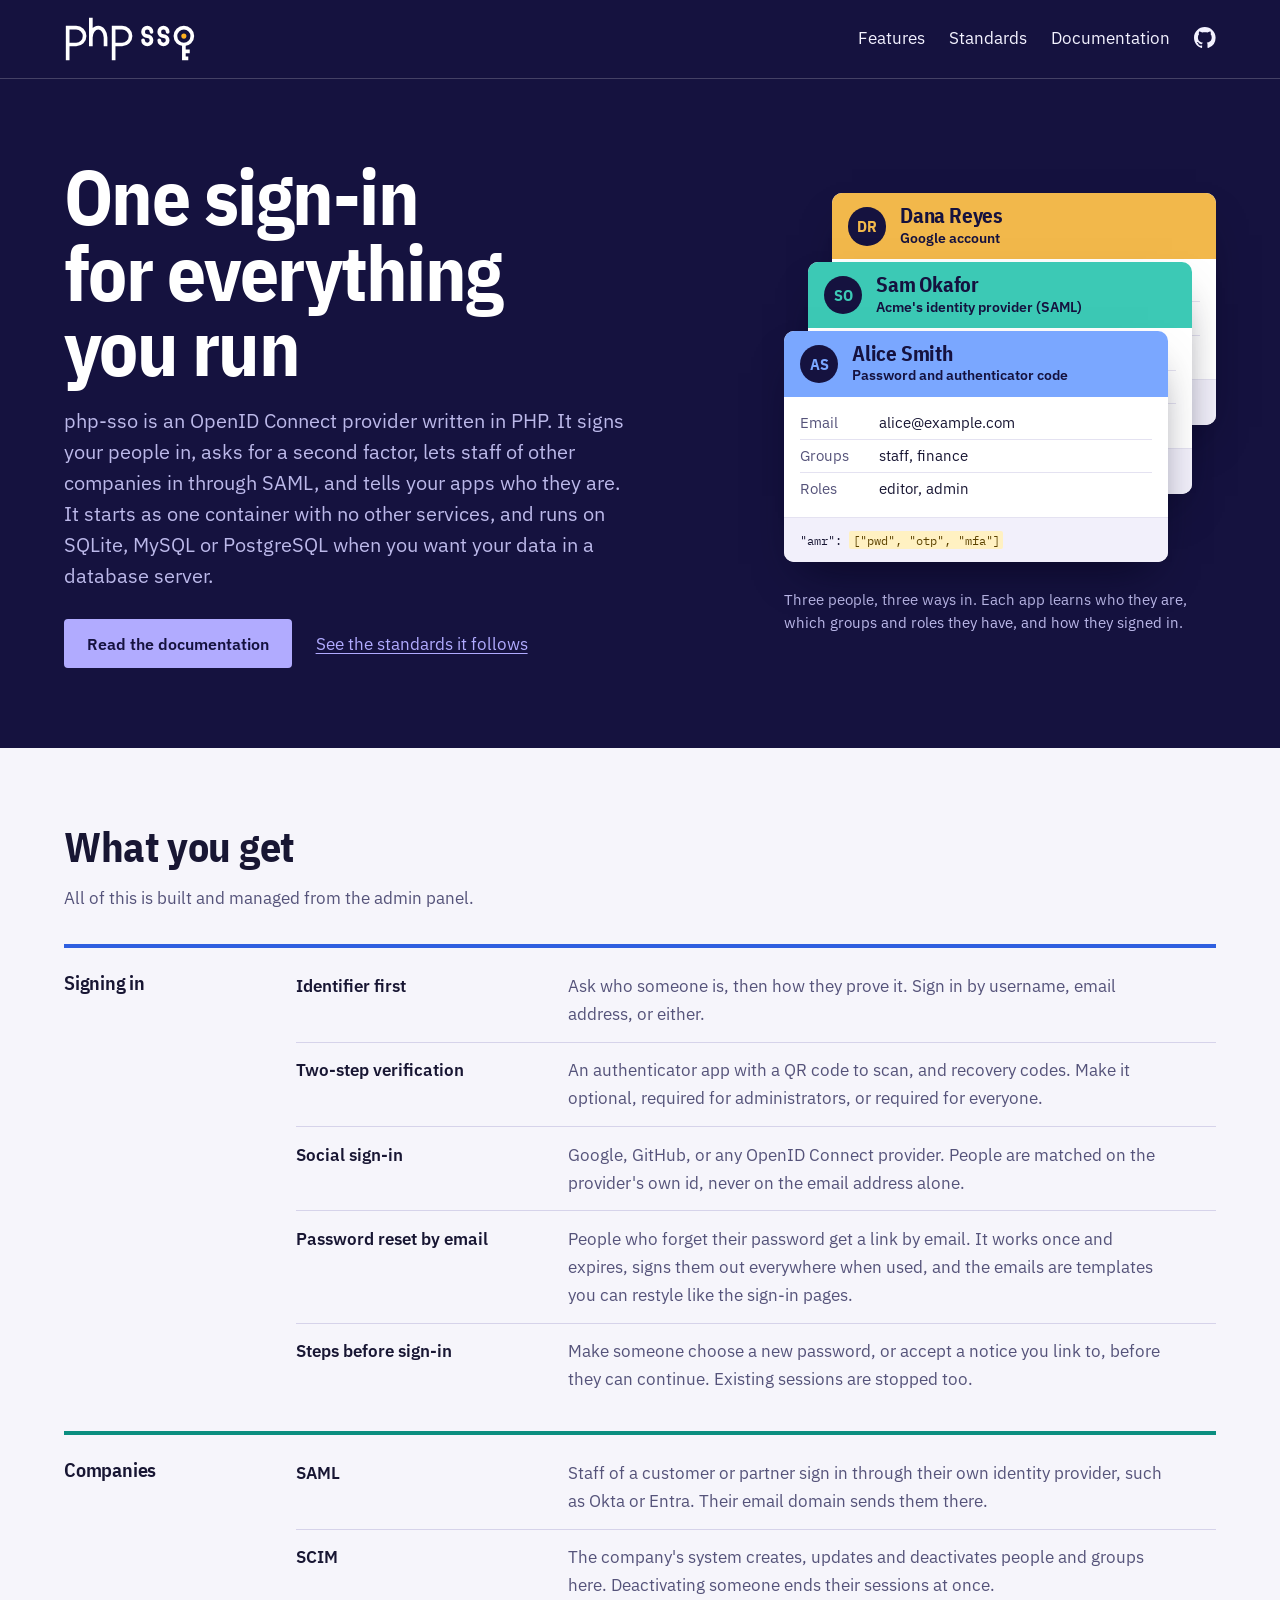
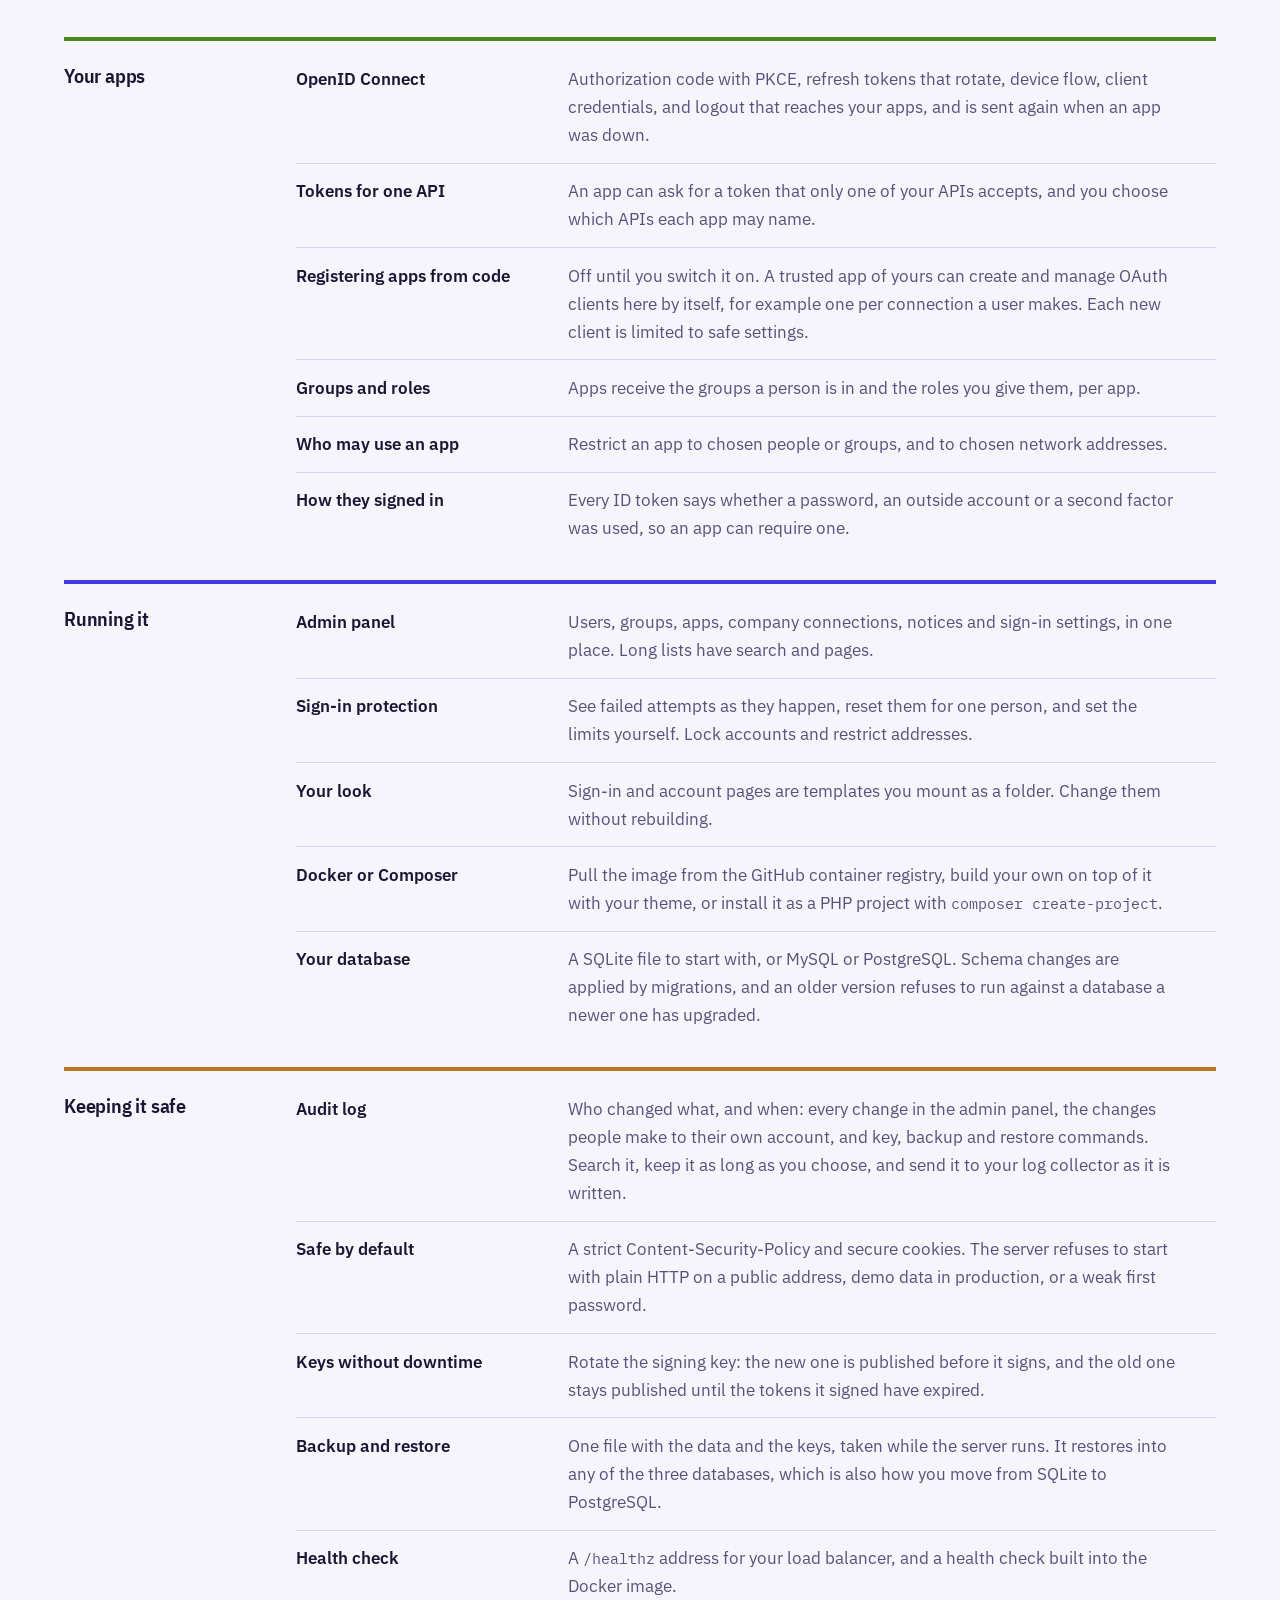
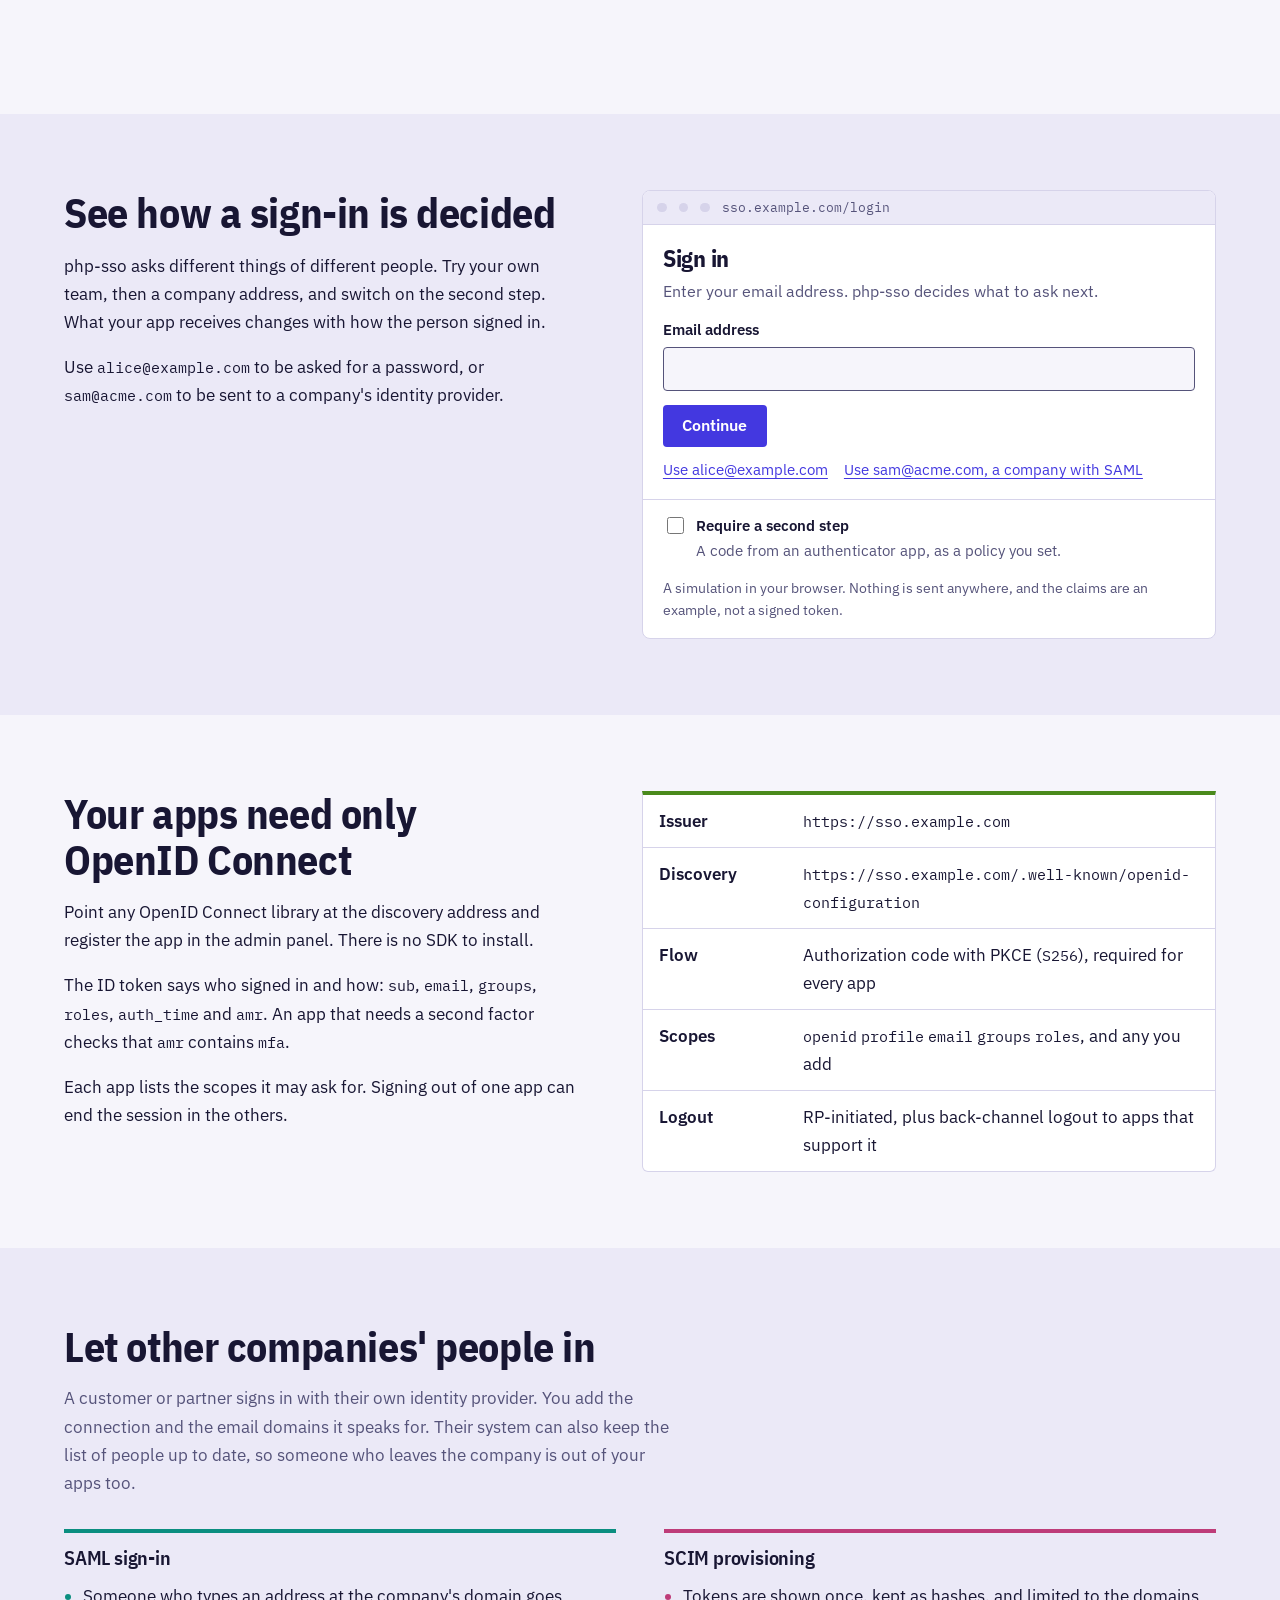
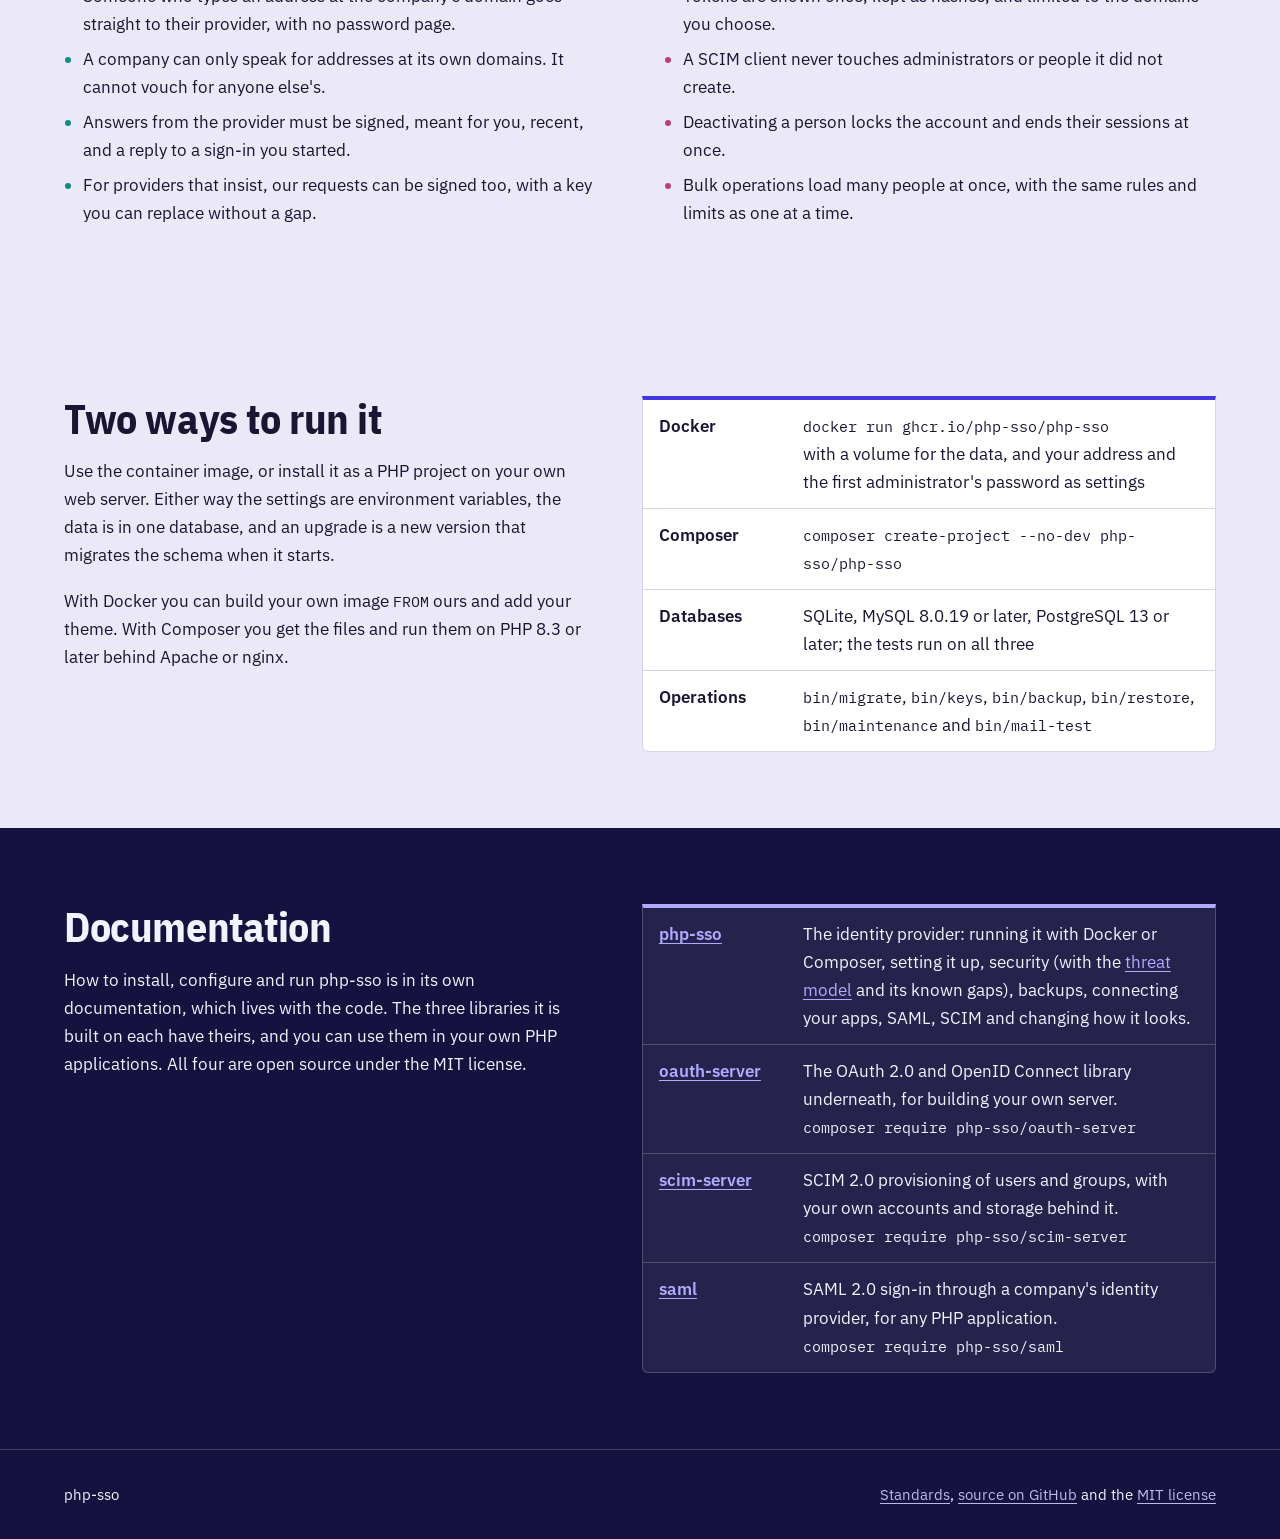
<file: index.html>
<!doctype html>
<html lang="en">
<head>
  <meta charset="utf-8">
  <meta name="viewport" content="width=device-width, initial-scale=1">
  <title>php-sso: single sign-on you run yourself</title>
  <meta name="description" content="php-sso is an OpenID Connect provider written in PHP, with two-step verification, SAML for company logins, SCIM provisioning and an admin panel. One container to start with, on SQLite, MySQL or PostgreSQL.">
  <link rel="canonical" href="https://php-sso.github.io/">
  <link rel="icon" href="favicon.ico" sizes="48x48">
  <link rel="apple-touch-icon" href="assets/apple-touch-icon.png">
  <link rel="manifest" href="assets/site.webmanifest">
  <link rel="icon" href="assets/favicon.svg" type="image/svg+xml">
  <meta name="theme-color" content="#15123f" media="(prefers-color-scheme: light)">
  <meta name="theme-color" content="#1a1752" media="(prefers-color-scheme: dark)">
  <meta property="og:type" content="website">
  <meta property="og:title" content="php-sso: single sign-on you run yourself">
  <meta property="og:description" content="An OpenID Connect provider written in PHP. Two-step verification, SAML, SCIM and an admin panel. One container to start with; SQLite, MySQL or PostgreSQL.">
  <meta property="og:url" content="https://php-sso.github.io/">
  <meta property="og:image" content="https://php-sso.github.io/assets/og-image.png">
  <meta property="og:image:width" content="1200">
  <meta property="og:image:height" content="630">
  <meta property="og:image:alt" content="php-sso: one sign-in for everything you run">
  <meta name="twitter:card" content="summary_large_image">
  <link rel="preload" href="assets/fonts/ibm-plex-sans-condensed-latin-700-normal.woff2" as="font" type="font/woff2" crossorigin>
  <link rel="preload" href="assets/fonts/ibm-plex-sans-latin-400-normal.woff2" as="font" type="font/woff2" crossorigin>
  <link rel="stylesheet" href="assets/site.css">
  <script src="assets/site.js" defer></script>
</head>
<body>
  <a class="skip" href="#main">Skip to the content</a>

  <header class="top on-night">
    <div class="wrap">
      <a class="brand" href="./"><img src="assets/php-sso-logo.svg" alt="php-sso" height="40"></a>
      <nav class="nav" aria-label="Main">
        <a href="#features">Features</a>
        <a href="/standards/">Standards</a>
        <a href="#docs">Documentation</a>
        <a class="nav-icon" href="https://github.com/php-sso" aria-label="php-sso on GitHub" title="php-sso on GitHub"><svg viewBox="0 0 16 16" width="22" height="22" aria-hidden="true" focusable="false"><path fill-rule="evenodd" d="M8 0C3.58 0 0 3.58 0 8c0 3.54 2.29 6.53 5.47 7.59.4.07.55-.17.55-.38 0-.19-.01-.82-.01-1.49-2.01.37-2.53-.49-2.69-.94-.09-.23-.48-.94-.82-1.13-.28-.15-.68-.52-.01-.53.63-.01 1.08.58 1.23.82.72 1.21 1.87.87 2.33.66.07-.52.28-.87.51-1.07-1.78-.2-3.64-.89-3.64-3.95 0-.87.31-1.59.82-2.15-.08-.2-.36-1.02.08-2.12 0 0 .67-.21 2.2.82.64-.18 1.32-.27 2-.27.68 0 1.36.09 2 .27 1.53-1.04 2.2-.82 2.2-.82.44 1.1.16 1.92.08 2.12.51.56.82 1.27.82 2.15 0 3.07-1.87 3.75-3.65 3.95.29.25.54.73.54 1.48 0 1.07-.01 1.93-.01 2.2 0 .21.15.46.55.38A8.013 8.013 0 0016 8c0-4.42-3.58-8-8-8z"/></svg></a>
      </nav>
    </div>
  </header>

  <main id="main">
    <section class="hero on-night">
      <div class="wrap">
        <div class="hero-text">
          <h1>One sign-in for everything you run</h1>
          <p class="lead">php-sso is an OpenID Connect provider written in PHP. It signs your people in, asks for a second factor, lets staff of other companies in through SAML, and tells your apps who they are. It starts as one container with no other services, and runs on SQLite, MySQL or PostgreSQL when you want your data in a database server.</p>
          <div class="actions">
            <a class="btn" href="#docs">Read the documentation</a>
            <a href="/standards/">See the standards it follows</a>
          </div>
        </div>

        <figure class="passes" aria-labelledby="passes-caption">
          <div class="stack">
            <article class="pass p3" style="--c: var(--c-social)">
              <header><i class="avatar">DR</i><div><b>Dana Reyes</b><span>Google account</span></div></header>
              <dl><div><dt>Email</dt><dd>dana.reyes@example.org</dd></div><div><dt>Groups</dt><dd>customers</dd></div><div><dt>Roles</dt><dd>viewer</dd></div></dl>
              <p class="amr"><code>"amr": <mark>["fed"]</mark></code></p>
            </article>
            <article class="pass p2" style="--c: var(--c-saml)">
              <header><i class="avatar">SO</i><div><b>Sam Okafor</b><span>Acme's identity provider (SAML)</span></div></header>
              <dl><div><dt>Email</dt><dd>sam@acme.com</dd></div><div><dt>Groups</dt><dd>acme-partners</dd></div><div><dt>Roles</dt><dd>editor</dd></div></dl>
              <p class="amr"><code>"amr": <mark>["fed"]</mark></code></p>
            </article>
            <article class="pass p1" style="--c: var(--c-password)">
              <header><i class="avatar">AS</i><div><b>Alice Smith</b><span>Password and authenticator code</span></div></header>
              <dl><div><dt>Email</dt><dd>alice@example.com</dd></div><div><dt>Groups</dt><dd>staff, finance</dd></div><div><dt>Roles</dt><dd>editor, admin</dd></div></dl>
              <p class="amr"><code>"amr": <mark>["pwd", "otp", "mfa"]</mark></code></p>
            </article>
          </div>
          <figcaption id="passes-caption">Three people, three ways in. Each app learns who they are, which groups and roles they have, and how they signed in.</figcaption>
        </figure>
      </div>
    </section>

    <section class="band" id="features">
      <div class="wrap">
        <div class="band-head">
          <h2>What you get</h2>
          <p>All of this is built and managed from the admin panel.</p>
        </div>

        <div class="ledger">
          <section class="group" style="--gc: var(--c-password)" aria-labelledby="g-signin">
            <h3 id="g-signin">Signing in</h3>
            <dl>
              <div class="item"><dt>Identifier first</dt><dd>Ask who someone is, then how they prove it. Sign in by username, email address, or either.</dd></div>
              <div class="item"><dt>Two-step verification</dt><dd>An authenticator app with a QR code to scan, and recovery codes. Make it optional, required for administrators, or required for everyone.</dd></div>
              <div class="item"><dt>Social sign-in</dt><dd>Google, GitHub, or any OpenID Connect provider. People are matched on the provider's own id, never on the email address alone.</dd></div>
              <div class="item"><dt>Password reset by email</dt><dd>People who forget their password get a link by email. It works once and expires, signs them out everywhere when used, and the emails are templates you can restyle like the sign-in pages.</dd></div>
              <div class="item"><dt>Steps before sign-in</dt><dd>Make someone choose a new password, or accept a notice you link to, before they can continue. Existing sessions are stopped too.</dd></div>
            </dl>
          </section>

          <section class="group" style="--gc: var(--c-saml)" aria-labelledby="g-companies">
            <h3 id="g-companies">Companies</h3>
            <dl>
              <div class="item"><dt>SAML</dt><dd>Staff of a customer or partner sign in through their own identity provider, such as Okta or Entra. Their email domain sends them there.</dd></div>
              <div class="item"><dt>SCIM</dt><dd>The company's system creates, updates and deactivates people and groups here. Deactivating someone ends their sessions at once.</dd></div>
            </dl>
          </section>

          <section class="group" style="--gc: var(--c-oidc)" aria-labelledby="g-apps">
            <h3 id="g-apps">Your apps</h3>
            <dl>
              <div class="item"><dt>OpenID Connect</dt><dd>Authorization code with PKCE, refresh tokens that rotate, device flow, client credentials, and logout that reaches your apps, and is sent again when an app was down.</dd></div>
              <div class="item"><dt>Tokens for one API</dt><dd>An app can ask for a token that only one of your APIs accepts, and you choose which APIs each app may name.</dd></div>
              <div class="item"><dt>Registering apps from code</dt><dd>Off until you switch it on. A trusted app of yours can create and manage OAuth clients here by itself, for example one per connection a user makes. Each new client is limited to safe settings.</dd></div>
              <div class="item"><dt>Groups and roles</dt><dd>Apps receive the groups a person is in and the roles you give them, per app.</dd></div>
              <div class="item"><dt>Who may use an app</dt><dd>Restrict an app to chosen people or groups, and to chosen network addresses.</dd></div>
              <div class="item"><dt>How they signed in</dt><dd>Every ID token says whether a password, an outside account or a second factor was used, so an app can require one.</dd></div>
            </dl>
          </section>

          <section class="group" style="--gc: var(--c-core)" aria-labelledby="g-run">
            <h3 id="g-run">Running it</h3>
            <dl>
              <div class="item"><dt>Admin panel</dt><dd>Users, groups, apps, company connections, notices and sign-in settings, in one place. Long lists have search and pages.</dd></div>
              <div class="item"><dt>Sign-in protection</dt><dd>See failed attempts as they happen, reset them for one person, and set the limits yourself. Lock accounts and restrict addresses.</dd></div>
              <div class="item"><dt>Your look</dt><dd>Sign-in and account pages are templates you mount as a folder. Change them without rebuilding.</dd></div>
              <div class="item"><dt>Docker or Composer</dt><dd>Pull the image from the GitHub container registry, build your own on top of it with your theme, or install it as a PHP project with <code>composer create-project</code>.</dd></div>
              <div class="item"><dt>Your database</dt><dd>A SQLite file to start with, or MySQL or PostgreSQL. Schema changes are applied by migrations, and an older version refuses to run against a database a newer one has upgraded.</dd></div>
            </dl>
          </section>

          <section class="group" style="--gc: var(--c-social)" aria-labelledby="g-safe">
            <h3 id="g-safe">Keeping it safe</h3>
            <dl>
              <div class="item"><dt>Audit log</dt><dd>Who changed what, and when: every change in the admin panel, the changes people make to their own account, and key, backup and restore commands. Search it, keep it as long as you choose, and send it to your log collector as it is written.</dd></div>
              <div class="item"><dt>Safe by default</dt><dd>A strict Content-Security-Policy and secure cookies. The server refuses to start with plain HTTP on a public address, demo data in production, or a weak first password.</dd></div>
              <div class="item"><dt>Keys without downtime</dt><dd>Rotate the signing key: the new one is published before it signs, and the old one stays published until the tokens it signed have expired.</dd></div>
              <div class="item"><dt>Backup and restore</dt><dd>One file with the data and the keys, taken while the server runs. It restores into any of the three databases, which is also how you move from SQLite to PostgreSQL.</dd></div>
              <div class="item"><dt>Health check</dt><dd>A <code>/healthz</code> address for your load balancer, and a health check built into the Docker image.</dd></div>
            </dl>
          </section>
        </div>
      </div>
    </section>

    <section class="band wash" id="demo">
      <div class="wrap split">
        <div>
          <h2>See how a sign-in is decided</h2>
          <p style="margin-top: 1rem;">php-sso asks different things of different people. Try your own team, then a company address, and switch on the second step. What your app receives changes with how the person signed in.</p>
          <p>Use <code>alice@example.com</code> to be asked for a password, or <code>sam@acme.com</code> to be sent to a company's identity provider.</p>
        </div>
        <section class="try" id="try" aria-label="Try the sign-in">
          <div class="try-bar" aria-hidden="true"><i></i><i></i><i></i><span>sso.example.com/login</span></div>
          <div class="try-body" data-step aria-live="polite">
            <noscript>
              <p class="step-title">Try the sign-in</p>
              <p>Turn on JavaScript to try it. After a password and a code from an authenticator app, an app receives claims like these:</p>
            </noscript>
          </div>
          <label class="try-switch" for="try-mfa">
            <input id="try-mfa" type="checkbox">
            <span><b>Require a second step</b> A code from an authenticator app, as a policy you set.</span>
          </label>
          <div class="try-token" data-token hidden></div>
          <noscript>
            <div class="try-token">
              <h3>What your app receives</h3>
              <pre><code>{
  "iss": "https://sso.example.com",
  "sub": "3f2c9d4e-7a1b-4c58-9b0e-5d2a6c81f4e3",
  "aud": "your-app",
  "auth_time": 1790000000,
  "amr": ["pwd", "otp", "mfa"],
  "email": "alice@example.com"
}</code></pre>
            </div>
          </noscript>
          <p class="try-fine">A simulation in your browser. Nothing is sent anywhere, and the claims are an example, not a signed token.</p>
        </section>
      </div>
    </section>

    <section class="band" id="apps">
      <div class="wrap split">
        <div>
          <h2>Your apps need only OpenID Connect</h2>
          <p style="margin-top: 1rem;">Point any OpenID Connect library at the discovery address and register the app in the admin panel. There is no SDK to install.</p>
          <p>The ID token says who signed in and how: <code>sub</code>, <code>email</code>, <code>groups</code>, <code>roles</code>, <code>auth_time</code> and <code>amr</code>. An app that needs a second factor checks that <code>amr</code> contains <code>mfa</code>.</p>
          <p>Each app lists the scopes it may ask for. Signing out of one app can end the session in the others.</p>
        </div>
        <dl class="facts" style="--fc: var(--c-oidc)">
          <div><dt>Issuer</dt><dd><code>https://sso.example.com</code></dd></div>
          <div><dt>Discovery</dt><dd><code>https://sso.example.com/.well-known/openid-configuration</code></dd></div>
          <div><dt>Flow</dt><dd>Authorization code with PKCE (<code>S256</code>), required for every app</dd></div>
          <div><dt>Scopes</dt><dd><code>openid</code> <code>profile</code> <code>email</code> <code>groups</code> <code>roles</code>, and any you add</dd></div>
          <div><dt>Logout</dt><dd>RP-initiated, plus back-channel logout to apps that support it</dd></div>
        </dl>
      </div>
    </section>

    <section class="band wash" id="companies">
      <div class="wrap">
        <div class="band-head">
          <h2>Let other companies' people in</h2>
          <p>A customer or partner signs in with their own identity provider. You add the connection and the email domains it speaks for. Their system can also keep the list of people up to date, so someone who leaves the company is out of your apps too.</p>
        </div>

        <div class="lanes">
          <div class="lane" style="--lc: var(--c-saml)">
            <h3>SAML sign-in</h3>
            <ul>
              <li>Someone who types an address at the company's domain goes straight to their provider, with no password page.</li>
              <li>A company can only speak for addresses at its own domains. It cannot vouch for anyone else's.</li>
              <li>Answers from the provider must be signed, meant for you, recent, and a reply to a sign-in you started.</li>
              <li>For providers that insist, our requests can be signed too, with a key you can replace without a gap.</li>
            </ul>
          </div>
          <div class="lane" style="--lc: var(--c-scim)">
            <h3>SCIM provisioning</h3>
            <ul>
              <li>Tokens are shown once, kept as hashes, and limited to the domains you choose.</li>
              <li>A SCIM client never touches administrators or people it did not create.</li>
              <li>Deactivating a person locks the account and ends their sessions at once.</li>
              <li>Bulk operations load many people at once, with the same rules and limits as one at a time.</li>
            </ul>
          </div>
        </div>
      </div>
    </section>

    <section class="band wash" id="install">
      <div class="wrap split">
        <div>
          <h2>Two ways to run it</h2>
          <p style="margin-top: 1rem;">Use the container image, or install it as a PHP project on your own web server. Either way the settings are environment variables, the data is in one database, and an upgrade is a new version that migrates the schema when it starts.</p>
          <p>With Docker you can build your own image <code>FROM</code> ours and add your theme. With Composer you get the files and run them on PHP 8.3 or later behind Apache or nginx.</p>
        </div>
        <dl class="facts">
          <div><dt>Docker</dt><dd><code>docker run ghcr.io/php-sso/php-sso</code><br>with a volume for the data, and your address and the first administrator's password as settings</dd></div>
          <div><dt>Composer</dt><dd><code>composer create-project --no-dev php-sso/php-sso</code></dd></div>
          <div><dt>Databases</dt><dd>SQLite, MySQL 8.0.19 or later, PostgreSQL 13 or later; the tests run on all three</dd></div>
          <div><dt>Operations</dt><dd><code>bin/migrate</code>, <code>bin/keys</code>, <code>bin/backup</code>, <code>bin/restore</code>, <code>bin/maintenance</code> and <code>bin/mail-test</code></dd></div>
        </dl>
      </div>
    </section>

    <section class="band on-night" id="docs">
      <div class="wrap split">
        <div>
          <h2>Documentation</h2>
          <p style="margin-top: 1rem;">How to install, configure and run php-sso is in its own documentation, which lives with the code. The three libraries it is built on each have theirs, and you can use them in your own PHP applications. All four are open source under the MIT license.</p>
        </div>
        <dl class="facts">
          <div><dt><a href="https://php-sso.github.io/php-sso/">php-sso</a></dt><dd>The identity provider: running it with Docker or Composer, setting it up, security (with the <a href="https://php-sso.github.io/php-sso/security/threat-model/">threat model</a> and its known gaps), backups, connecting your apps, SAML, SCIM and changing how it looks.</dd></div>
          <div><dt><a href="https://php-sso.github.io/oauth-server/">oauth-server</a></dt><dd>The OAuth 2.0 and OpenID Connect library underneath, for building your own server.<br><code>composer require php-sso/oauth-server</code></dd></div>
          <div><dt><a href="https://php-sso.github.io/scim-server/">scim-server</a></dt><dd>SCIM 2.0 provisioning of users and groups, with your own accounts and storage behind it.<br><code>composer require php-sso/scim-server</code></dd></div>
          <div><dt><a href="https://php-sso.github.io/saml/">saml</a></dt><dd>SAML 2.0 sign-in through a company's identity provider, for any PHP application.<br><code>composer require php-sso/saml</code></dd></div>
        </dl>
      </div>
    </section>

  </main>

  <footer class="on-night">
    <div class="wrap">
      <span>php-sso</span>
      <span><a href="/standards/">Standards</a>, <a href="https://github.com/php-sso">source on GitHub</a> and the <a href="https://github.com/php-sso/php-sso/blob/master/LICENSE">MIT license</a></span>
    </div>
  </footer>
</body>
</html>
</file>
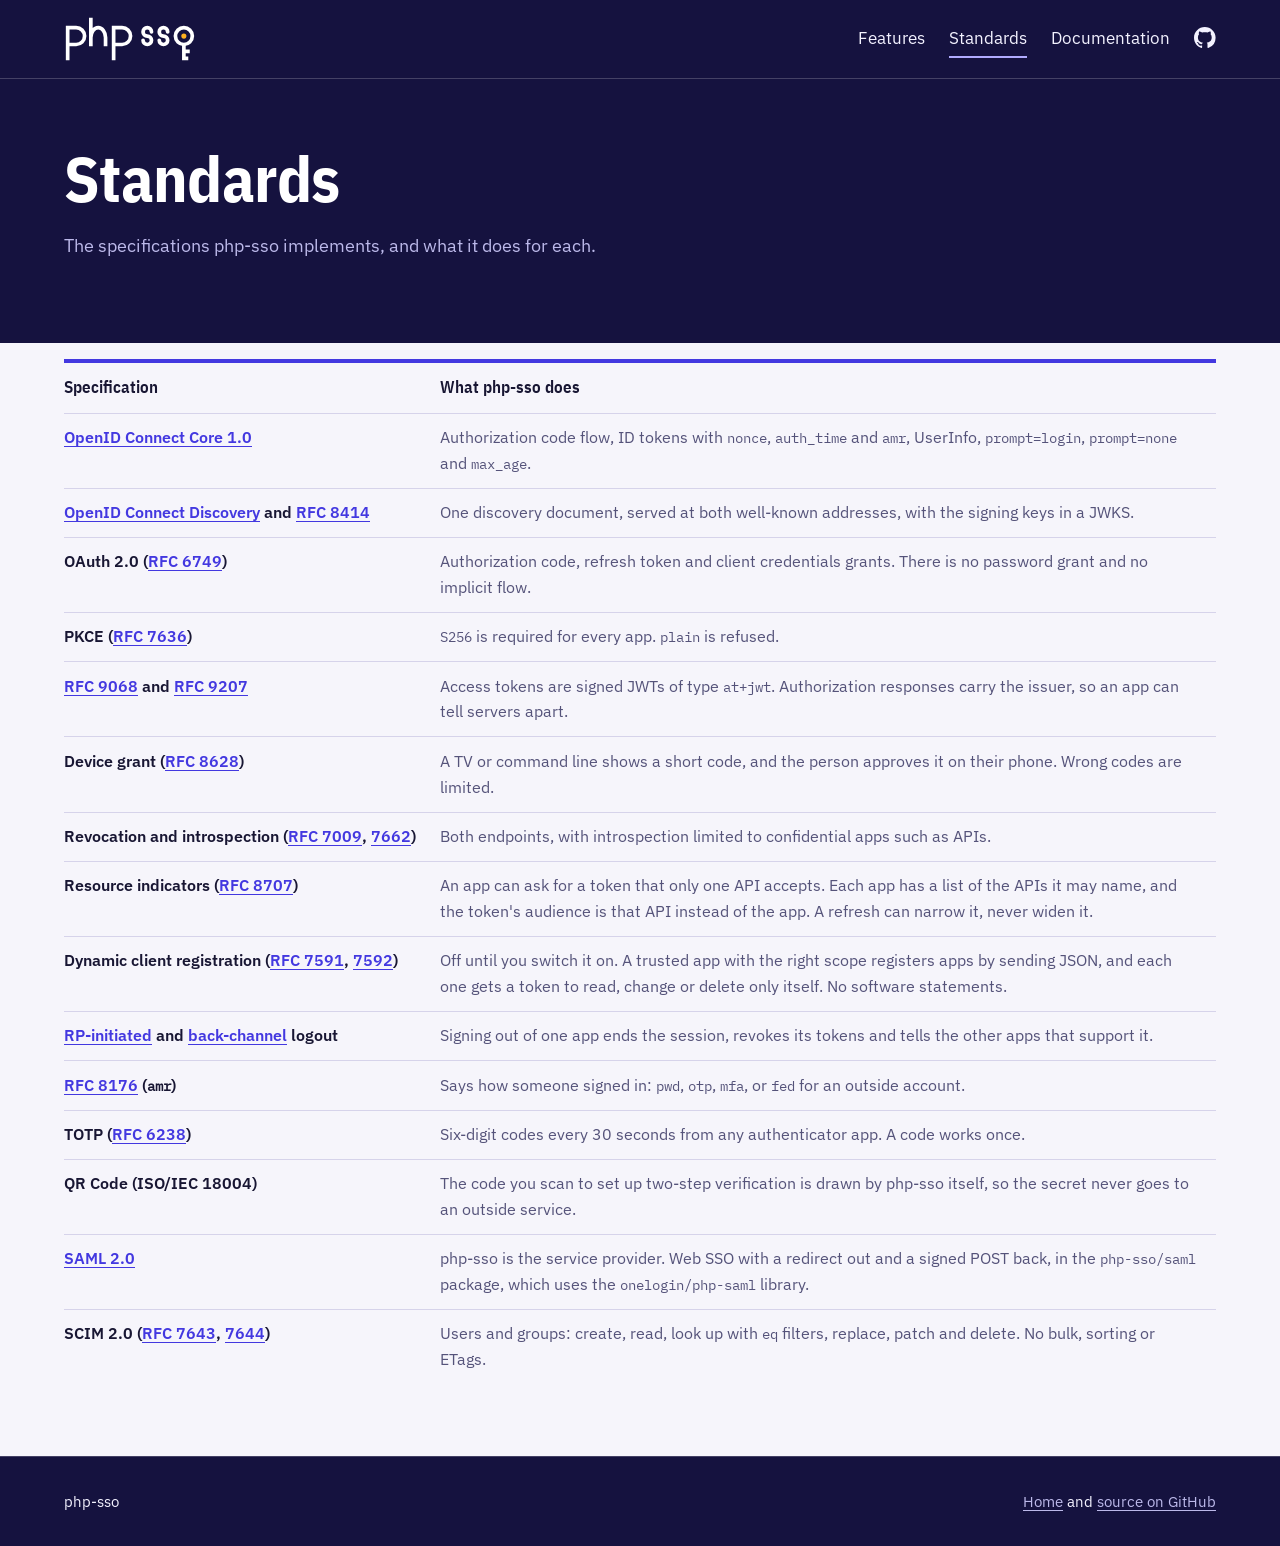
<file: standards/index.html>
<!doctype html>
<html lang="en">
<head>
  <meta charset="utf-8">
  <meta name="viewport" content="width=device-width, initial-scale=1">
  <title>Standards: php-sso</title>
  <meta name="description" content="The specifications php-sso implements, and what it does for each: OpenID Connect, OAuth 2.0 with PKCE, SAML, SCIM and authenticator codes.">
  <link rel="canonical" href="https://php-sso.github.io/standards/">
  <link rel="icon" href="/favicon.ico" sizes="48x48">
  <link rel="apple-touch-icon" href="/assets/apple-touch-icon.png">
  <link rel="manifest" href="/assets/site.webmanifest">
  <link rel="icon" href="/assets/favicon.svg" type="image/svg+xml">
  <meta name="theme-color" content="#15123f" media="(prefers-color-scheme: light)">
  <meta name="theme-color" content="#1a1752" media="(prefers-color-scheme: dark)">
  <meta property="og:type" content="website">
  <meta property="og:title" content="Standards: php-sso">
  <meta property="og:description" content="The specifications php-sso implements, and what it does for each.">
  <meta property="og:url" content="https://php-sso.github.io/standards/">
  <meta property="og:image" content="https://php-sso.github.io/assets/og-image.png">
  <meta property="og:image:width" content="1200">
  <meta property="og:image:height" content="630">
  <meta property="og:image:alt" content="php-sso: one sign-in for everything you run">
  <meta name="twitter:card" content="summary_large_image">
  <link rel="preload" href="/assets/fonts/ibm-plex-sans-condensed-latin-700-normal.woff2" as="font" type="font/woff2" crossorigin>
  <link rel="preload" href="/assets/fonts/ibm-plex-sans-latin-400-normal.woff2" as="font" type="font/woff2" crossorigin>
  <link rel="stylesheet" href="/assets/site.css">
</head>
<body>
  <a class="skip" href="#main">Skip to the content</a>

  <header class="top on-night">
    <div class="wrap">
      <a class="brand" href="/"><img src="/assets/php-sso-logo.svg" alt="php-sso" height="40"></a>
      <nav class="nav" aria-label="Main">
        <a href="/#features">Features</a>
        <a href="/standards/" aria-current="page">Standards</a>
        <a href="/#docs">Documentation</a>
        <a class="nav-icon" href="https://github.com/php-sso" aria-label="php-sso on GitHub" title="php-sso on GitHub"><svg viewBox="0 0 16 16" width="22" height="22" aria-hidden="true" focusable="false"><path fill-rule="evenodd" d="M8 0C3.58 0 0 3.58 0 8c0 3.54 2.29 6.53 5.47 7.59.4.07.55-.17.55-.38 0-.19-.01-.82-.01-1.49-2.01.37-2.53-.49-2.69-.94-.09-.23-.48-.94-.82-1.13-.28-.15-.68-.52-.01-.53.63-.01 1.08.58 1.23.82.72 1.21 1.87.87 2.33.66.07-.52.28-.87.51-1.07-1.78-.2-3.64-.89-3.64-3.95 0-.87.31-1.59.82-2.15-.08-.2-.36-1.02.08-2.12 0 0 .67-.21 2.2.82.64-.18 1.32-.27 2-.27.68 0 1.36.09 2 .27 1.53-1.04 2.2-.82 2.2-.82.44 1.1.16 1.92.08 2.12.51.56.82 1.27.82 2.15 0 3.07-1.87 3.75-3.65 3.95.29.25.54.73.54 1.48 0 1.07-.01 1.93-.01 2.2 0 .21.15.46.55.38A8.013 8.013 0 0016 8c0-4.42-3.58-8-8-8z"/></svg></a>
      </nav>
    </div>
  </header>

  <main id="main">
    <div class="on-night">
      <div class="wrap page-head">
        <h1>Standards</h1>
        <p>The specifications php-sso implements, and what it does for each.</p>
      </div>
    </div>

    <div class="wrap page-body">
      <div class="table-wrap">
        <table>
          <thead><tr><th>Specification</th><th>What php-sso does</th></tr></thead>
          <tbody>
            <tr><td><a href="https://openid.net/specs/openid-connect-core-1_0.html">OpenID Connect Core 1.0</a></td><td>Authorization code flow, ID tokens with <code>nonce</code>, <code>auth_time</code> and <code>amr</code>, UserInfo, <code>prompt=login</code>, <code>prompt=none</code> and <code>max_age</code>.</td></tr>
            <tr><td><a href="https://openid.net/specs/openid-connect-discovery-1_0.html">OpenID Connect Discovery</a> and <a href="https://www.rfc-editor.org/rfc/rfc8414">RFC 8414</a></td><td>One discovery document, served at both well-known addresses, with the signing keys in a JWKS.</td></tr>
            <tr><td>OAuth 2.0 (<a href="https://www.rfc-editor.org/rfc/rfc6749">RFC 6749</a>)</td><td>Authorization code, refresh token and client credentials grants. There is no password grant and no implicit flow.</td></tr>
            <tr><td>PKCE (<a href="https://www.rfc-editor.org/rfc/rfc7636">RFC 7636</a>)</td><td><code>S256</code> is required for every app. <code>plain</code> is refused.</td></tr>
            <tr><td><a href="https://www.rfc-editor.org/rfc/rfc9068">RFC 9068</a> and <a href="https://www.rfc-editor.org/rfc/rfc9207">RFC 9207</a></td><td>Access tokens are signed JWTs of type <code>at+jwt</code>. Authorization responses carry the issuer, so an app can tell servers apart.</td></tr>
            <tr><td>Device grant (<a href="https://www.rfc-editor.org/rfc/rfc8628">RFC 8628</a>)</td><td>A TV or command line shows a short code, and the person approves it on their phone. Wrong codes are limited.</td></tr>
            <tr><td>Revocation and introspection (<a href="https://www.rfc-editor.org/rfc/rfc7009">RFC 7009</a>, <a href="https://www.rfc-editor.org/rfc/rfc7662">7662</a>)</td><td>Both endpoints, with introspection limited to confidential apps such as APIs.</td></tr>
            <tr><td>Resource indicators (<a href="https://www.rfc-editor.org/rfc/rfc8707">RFC 8707</a>)</td><td>An app can ask for a token that only one API accepts. Each app has a list of the APIs it may name, and the token's audience is that API instead of the app. A refresh can narrow it, never widen it.</td></tr>
            <tr><td>Dynamic client registration (<a href="https://www.rfc-editor.org/rfc/rfc7591">RFC 7591</a>, <a href="https://www.rfc-editor.org/rfc/rfc7592">7592</a>)</td><td>Off until you switch it on. A trusted app with the right scope registers apps by sending JSON, and each one gets a token to read, change or delete only itself. No software statements.</td></tr>
            <tr><td><a href="https://openid.net/specs/openid-connect-rpinitiated-1_0.html">RP-initiated</a> and <a href="https://openid.net/specs/openid-connect-backchannel-1_0.html">back-channel</a> logout</td><td>Signing out of one app ends the session, revokes its tokens and tells the other apps that support it.</td></tr>
            <tr><td><a href="https://www.rfc-editor.org/rfc/rfc8176">RFC 8176</a> (<code>amr</code>)</td><td>Says how someone signed in: <code>pwd</code>, <code>otp</code>, <code>mfa</code>, or <code>fed</code> for an outside account.</td></tr>
            <tr><td>TOTP (<a href="https://www.rfc-editor.org/rfc/rfc6238">RFC 6238</a>)</td><td>Six-digit codes every 30 seconds from any authenticator app. A code works once.</td></tr>
            <tr><td>QR Code (ISO/IEC 18004)</td><td>The code you scan to set up two-step verification is drawn by php-sso itself, so the secret never goes to an outside service.</td></tr>
            <tr><td><a href="https://docs.oasis-open.org/security/saml/Post2.0/sstc-saml-tech-overview-2.0.html">SAML 2.0</a></td><td>php-sso is the service provider. Web SSO with a redirect out and a signed POST back, in the <code>php-sso/saml</code> package, which uses the <code>onelogin/php-saml</code> library.</td></tr>
            <tr><td>SCIM 2.0 (<a href="https://www.rfc-editor.org/rfc/rfc7643">RFC 7643</a>, <a href="https://www.rfc-editor.org/rfc/rfc7644">7644</a>)</td><td>Users and groups: create, read, look up with <code>eq</code> filters, replace, patch and delete. No bulk, sorting or ETags.</td></tr>
          </tbody>
        </table>
      </div>
    </div>
  </main>

  <footer class="on-night">
    <div class="wrap">
      <span>php-sso</span>
      <span><a href="/">Home</a> and <a href="https://github.com/php-sso">source on GitHub</a></span>
    </div>
  </footer>
</body>
</html>
</file>
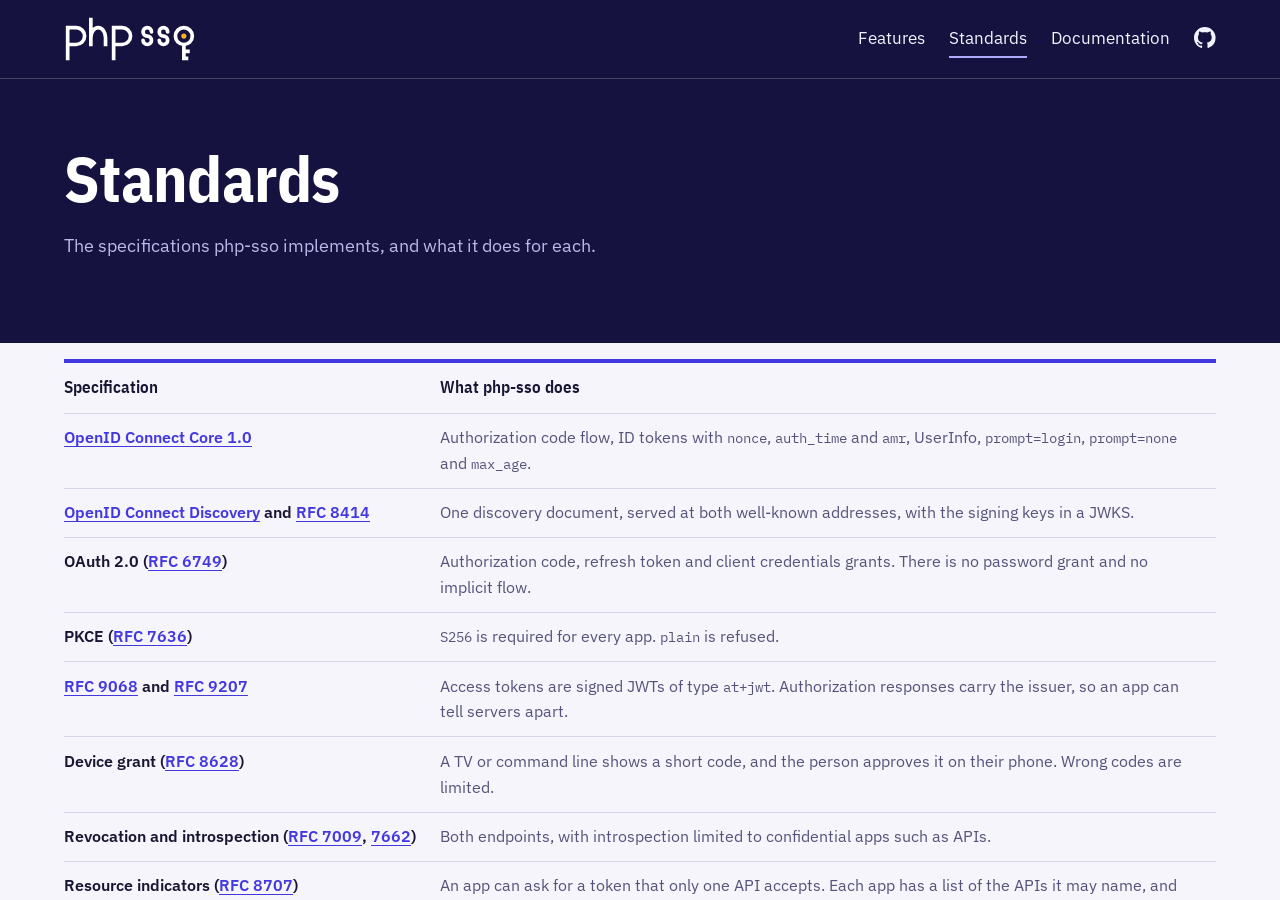
<file: standards.html>
<!doctype html>
<html lang="en">
<head>
  <meta charset="utf-8">
  <title>Standards: php-sso</title>
  <link rel="canonical" href="https://php-sso.github.io/standards/">
  <meta http-equiv="refresh" content="0; url=/standards/">
</head>
<body>
  <p>This page has moved to <a href="/standards/">/standards/</a>.</p>
</body>
</html>
</file>
<file: assets/site.css>
/* php-sso marketing site. Plain CSS, no build step.
   Deep indigo bands open every page. Colour carries meaning: each way into php-sso has its own hue. */

@font-face { font-family: "IBM Plex Sans"; font-weight: 400; font-style: normal; font-display: swap; src: url("fonts/ibm-plex-sans-latin-400-normal.woff2") format("woff2"); }
@font-face { font-family: "IBM Plex Sans"; font-weight: 600; font-style: normal; font-display: swap; src: url("fonts/ibm-plex-sans-latin-600-normal.woff2") format("woff2"); }
@font-face { font-family: "IBM Plex Sans Condensed"; font-weight: 600; font-style: normal; font-display: swap; src: url("fonts/ibm-plex-sans-condensed-latin-600-normal.woff2") format("woff2"); }
@font-face { font-family: "IBM Plex Sans Condensed"; font-weight: 700; font-style: normal; font-display: swap; src: url("fonts/ibm-plex-sans-condensed-latin-700-normal.woff2") format("woff2"); }
@font-face { font-family: "IBM Plex Mono"; font-weight: 400; font-style: normal; font-display: swap; src: url("fonts/ibm-plex-mono-latin-400-normal.woff2") format("woff2"); }

:root {
  color-scheme: light dark;
  --paper: #f6f5fb;
  --surface: #ffffff;
  --wash: #ebe9f7;
  --ink: #181633;
  --muted: #55537a;
  --line: #d6d3ea;
  --primary: #4338e0;
  --primary-ink: #ffffff;
  --focus: #4338e0;
  --mark: #fff1c2;
  --mark-ink: #5c4300;

  --night: #15123f;
  --hub: #4f46e5;

  /* The ways in, by colour (these are the deeper versions for light backgrounds). */
  --c-password: #2f5fe0;
  --c-saml: #0b8e80;
  --c-social: #b7791f;
  --c-scim: #be3c79;
  --c-oidc: #4a8a1c;
  --c-core: #4338e0;

  --sans: "IBM Plex Sans", system-ui, -apple-system, "Segoe UI", sans-serif;
  --display: "IBM Plex Sans Condensed", "IBM Plex Sans", system-ui, -apple-system, "Segoe UI", sans-serif;
  --mono: "IBM Plex Mono", ui-monospace, "SF Mono", Menlo, Consolas, monospace;

  --gutter: clamp(1rem, 4vw, 2rem);
  --measure: 38rem;
}

@media (prefers-color-scheme: dark) {
  :root {
    --paper: #0c0a24;
    --surface: #16133f;
    --wash: #1a1750;
    --ink: #ecebfa;
    --muted: #aeabd8;
    --line: #2c2865;
    --primary: #a39dff;
    --primary-ink: #0c0a24;
    --focus: #a39dff;
    --mark: #3a3012;
    --mark-ink: #ffe08a;
    --night: #1a1752;
    --c-password: #7aa7ff;
    --c-saml: #3cc9b5;
    --c-social: #f2b84b;
    --c-scim: #e77ba6;
    --c-oidc: #8ad46a;
    --c-core: #a39dff;
  }
}

/* A deep indigo band. Everything inside reads its colours from these, so one component works on both. */
.on-night {
  --ink: #f3f2ff;
  --muted: #bcb9ea;
  --line: rgba(255, 255, 255, 0.2);
  --surface: rgba(255, 255, 255, 0.07);
  --primary: #b1abff;
  --primary-ink: #15123f;
  --focus: #ffffff;
  --c-password: #7aa7ff;
  --c-saml: #3cc9b5;
  --c-social: #f2b84b;
  --c-scim: #e77ba6;
  --c-oidc: #8ad46a;
  --c-core: #b1abff;
  background: var(--night);
  color: var(--ink);
}

*, *::before, *::after { box-sizing: border-box; }
html { -webkit-text-size-adjust: 100%; scroll-padding-top: 1rem; }
body { margin: 0; background: var(--paper); color: var(--ink); font: 400 1.0625rem/1.65 var(--sans); }
img, svg { max-width: 100%; }
a { color: var(--primary); text-underline-offset: 0.2em; }
a:hover { text-decoration-thickness: 2px; }
:focus-visible { outline: 3px solid var(--focus); outline-offset: 2px; border-radius: 2px; }
code, pre, kbd { font-family: var(--mono); font-size: 0.9em; }
p { margin: 0 0 1em; }
h1, h2, h3 { font-family: var(--display); font-weight: 700; line-height: 1.1; letter-spacing: -0.01em; margin: 0; text-wrap: balance; }
h2 { font-size: clamp(1.85rem, 3.4vw, 2.6rem); }
h3 { font-size: 1.25rem; font-weight: 600; }
ul, ol { padding-left: 1.2em; margin: 0 0 1em; }
li { margin-bottom: 0.4em; }
.sr { position: absolute; width: 1px; height: 1px; overflow: hidden; clip: rect(0 0 0 0); white-space: nowrap; }

.wrap { width: min(100% - 2 * var(--gutter), 72rem); margin-inline: auto; }
.skip { position: absolute; left: -999px; top: 0; background: #fff; color: var(--night); padding: 0.6rem 1rem; z-index: 10; }
.skip:focus { left: var(--gutter); }

/* Header */
.top { border-bottom: 1px solid var(--line); }
.top .wrap { display: flex; flex-wrap: wrap; align-items: center; justify-content: space-between; gap: 0.5rem 2rem; padding-block: 1rem; }
.brand { font: 700 1.5rem/1 var(--display); letter-spacing: -0.01em; color: var(--ink); text-decoration: none; display: inline-flex; align-items: center; gap: 0.6rem; }
.brand img { width: auto; height: 2.9rem; display: block; }
.nav { display: flex; flex-wrap: wrap; gap: 0.25rem 1.5rem; }
.nav a { color: var(--ink); text-decoration: none; padding-block: 0.25rem; border-bottom: 2px solid transparent; }
.nav a:hover, .nav a[aria-current="page"] { border-bottom-color: var(--c-core); }
@media (max-width: 30rem) { .nav { gap: 0.25rem 1.1rem; font-size: 0.97rem; } }
.nav .nav-icon { display: inline-flex; align-items: center; }
.nav .nav-icon svg { display: block; width: 1.35rem; height: 1.35rem; fill: currentColor; }

/* Buttons */
.btn { display: inline-block; font: 600 1rem/1 var(--sans); padding: 0.9rem 1.3rem; border: 2px solid var(--primary); background: var(--primary); color: var(--primary-ink); border-radius: 4px; text-decoration: none; cursor: pointer; }
.btn:hover { text-decoration: underline; }
.actions { display: flex; flex-wrap: wrap; gap: 0.75rem 1.5rem; align-items: center; margin-top: 1.75rem; }

/* Hero: the headline, and three passes: three people who got in in three ways */
.hero { padding-block: clamp(2.5rem, 7vw, 5rem) clamp(3rem, 7vw, 5rem); }
.hero .wrap { display: grid; gap: 3rem 4rem; align-items: center; }
@media (min-width: 62rem) { .hero .wrap { grid-template-columns: minmax(0, 1.05fr) minmax(0, 0.95fr); } }
.hero h1 { font-size: clamp(2.8rem, 6vw, 5rem); line-height: 0.98; letter-spacing: -0.02em; color: #fff; }
.lead { font-size: 1.25rem; line-height: 1.55; color: var(--muted); max-width: var(--measure); margin-top: 1.25rem; }

.passes { margin: 0; }
.passes figcaption { margin-top: 1.1rem; max-width: 27rem; margin-inline: auto 0; font-size: 0.95rem; line-height: 1.5; color: var(--muted); }
.stack { position: relative; height: 23.6rem; width: min(100%, 27rem); margin-inline: auto 0; }
.pass { --on: #15123f; position: absolute; width: calc(100% - 3rem); background: #ffffff; color: #181633; border-radius: 10px; overflow: hidden; box-shadow: 0 22px 44px -20px rgba(4, 3, 24, 0.75); animation: settle 0.7s cubic-bezier(0.2, 0.7, 0.2, 1) both; }
.pass header { display: flex; align-items: center; gap: 0.85rem; background: var(--c); color: var(--on); padding: 0.75rem 1rem; }
.avatar { flex: none; width: 2.4rem; height: 2.4rem; border-radius: 50%; background: var(--on); color: var(--c); display: grid; place-items: center; font: 700 1rem/1 var(--display); font-style: normal; }
.pass header b { display: block; font: 700 1.3rem/1.1 var(--display); letter-spacing: -0.01em; }
.pass header span { display: block; font-size: 0.85rem; font-weight: 600; line-height: 1.3; margin-top: 0.1rem; }
.pass dl { margin: 0; padding: 0.6rem 1rem 0.7rem; font-size: 0.92rem; }
.pass dl div { display: flex; gap: 0.75rem; padding: 0.25rem 0; border-top: 1px solid #e4e2f1; }
.pass dl div:first-child { border-top: 0; }
.pass dt { flex: none; width: 4.2rem; color: #55537a; }
.pass dd { margin: 0; }
.pass .amr { margin: 0; padding: 0.7rem 1rem; background: #f2f0fb; border-top: 1px solid #e4e2f1; font-size: 0.85rem; }
.pass mark { background: #fff1c2; color: #5c4300; padding: 0.1em 0.3em; border-radius: 2px; }
.p3 { top: 0; left: 3rem; animation-delay: 0.1s; }
.p2 { top: 4.3rem; left: 1.5rem; animation-delay: 0.3s; }
.p1 { top: 8.6rem; left: 0; animation-delay: 0.5s; }
@keyframes settle { from { opacity: 0; transform: translateY(1.5rem); } to { opacity: 1; transform: none; } }
@media (prefers-reduced-motion: reduce) { .pass { animation: none; } }

/* Narrower than two columns: the passes stack, each fully visible */
@media (max-width: 61.99rem) {
  .stack { position: static; height: auto; display: grid; gap: 1rem; width: 100%; max-width: 30rem; margin-inline: 0; }
  .pass { position: static; width: 100%; }
  .passes figcaption { margin-inline: 0; }
}

/* The sign-in you can try */
.try { border: 1px solid var(--line); border-radius: 8px; background: var(--surface); overflow: hidden; }
.try-bar { display: flex; align-items: center; gap: 0.75rem; padding: 0.55rem 0.9rem; background: var(--wash); border-bottom: 1px solid var(--line); font: 400 0.8rem/1.2 var(--mono); color: var(--muted); }
.try-bar i { width: 0.6rem; height: 0.6rem; border-radius: 50%; background: var(--line); display: inline-block; }
.try-body { padding: 1.25rem 1.25rem 1rem; min-height: 15rem; }
.try-body .step-title { font: 700 1.5rem/1.15 var(--display); letter-spacing: -0.01em; margin: 0 0 0.4rem; color: var(--ink); }
.try-body p { color: var(--muted); font-size: 0.97rem; line-height: 1.55; margin-bottom: 0.9rem; }
.try label { display: block; font-weight: 600; font-size: 0.95rem; margin-bottom: 0.3rem; }
.try input[type="email"], .try input[type="password"], .try input[type="text"] { width: 100%; font: 400 1rem/1.3 var(--sans); padding: 0.65rem 0.75rem; border: 1px solid var(--muted); border-radius: 4px; background: var(--paper); color: var(--ink); }
.try .row { display: flex; flex-wrap: wrap; gap: 0.5rem 0.75rem; margin-top: 0.9rem; align-items: center; }
.try .try-btn { font: 600 0.97rem/1 var(--sans); padding: 0.7rem 1.1rem; border-radius: 4px; border: 2px solid var(--primary); background: var(--primary); color: var(--primary-ink); cursor: pointer; }
.try .try-btn:hover { text-decoration: underline; }
.try .link { font: 400 0.95rem/1.3 var(--sans); background: none; border: 0; padding: 0.2rem 0; color: var(--primary); text-decoration: underline; text-underline-offset: 0.2em; cursor: pointer; }
.try .chips { display: flex; flex-wrap: wrap; gap: 0.4rem 1rem; margin-top: 0.6rem; font-size: 0.9rem; }
.try .err { background: var(--mark); color: var(--mark-ink); padding: 0.4rem 0.6rem; border-radius: 4px; margin: 0.6rem 0 0; font-size: 0.92rem; }
.try .try-switch { display: flex; gap: 0.6rem; align-items: flex-start; margin: 0; padding: 0.8rem 1.25rem; border-top: 1px solid var(--line); font-size: 0.95rem; font-weight: 400; cursor: pointer; }
.try .try-switch input { margin-top: 0.3rem; flex: none; width: 1.05rem; height: 1.05rem; accent-color: var(--primary); }
.try .try-switch span { color: var(--muted); }
.try .try-switch b { display: block; color: var(--ink); font-weight: 600; }
.try-token { border-top: 1px solid var(--line); background: var(--wash); padding: 1rem 1.25rem 1.1rem; }
.try-token h3 { font-size: 1.05rem; margin-bottom: 0.5rem; }
.try-token pre { margin: 0; overflow-x: auto; font-size: 0.82rem; line-height: 1.6; padding: 0.75rem 0.9rem; background: var(--surface); border: 1px solid var(--line); border-radius: 4px; }
.try-token mark { background: var(--mark); color: var(--mark-ink); padding: 0.1em 0.25em; border-radius: 2px; }
.try-token .why { margin: 0.75rem 0 0.5rem; font-size: 0.95rem; }
.try-fine { font-size: 0.85rem; color: var(--muted); padding: 0.1rem 1.25rem 1rem; margin: 0; }

/* Bands */
.band { padding-block: clamp(3rem, 6vw, 4.75rem); }
.band.wash { background: var(--wash); }
.band-head { max-width: var(--measure); margin-bottom: 2rem; }
.band-head p { color: var(--muted); margin: 0.9rem 0 0; }

/* The ledger of what you get: each group has its own colour and its own rows */
.group { --gc: var(--c-core); display: grid; gap: 0.75rem 2.5rem; padding-block: 1.5rem; border-top: 4px solid var(--gc); }
@media (min-width: 52rem) { .group { grid-template-columns: 12rem minmax(0, 1fr); } .group > h3 { position: sticky; top: 1rem; align-self: start; } }
.group > h3 { color: var(--ink); }
.group dl { margin: 0; }
.group .item { display: grid; gap: 0.15rem 2rem; padding-block: 0.85rem; border-top: 1px solid var(--line); }
.group .item:first-child { border-top: 0; padding-top: 0; }
@media (min-width: 52rem) { .group .item { grid-template-columns: 15rem minmax(0, 1fr); } }
.group dt { font-weight: 600; }
.group dd { margin: 0; color: var(--muted); max-width: var(--measure); }

/* Two columns of prose next to a block */
.split { display: grid; gap: 2rem 3.5rem; align-items: start; }
@media (min-width: 56rem) { .split { grid-template-columns: minmax(0, 1fr) minmax(0, 1.1fr); } }
.split p { max-width: var(--measure); }

.facts { --fc: var(--c-core); margin: 0; border: 1px solid var(--line); border-top: 4px solid var(--fc); border-radius: 0 0 6px 6px; background: var(--surface); }
.facts div { display: grid; gap: 0.1rem 1.5rem; padding: 0.75rem 1rem; border-top: 1px solid var(--line); }
.facts div:first-child { border-top: 0; }
@media (min-width: 40rem) { .facts div { grid-template-columns: 7.5rem minmax(0, 1fr); } }
.facts dt { font-weight: 600; }
.facts dd { margin: 0; overflow-wrap: anywhere; }

/* SAML and SCIM, each in its own colour */
.lanes { display: grid; gap: 2rem 3rem; }
@media (min-width: 48rem) { .lanes { grid-template-columns: 1fr 1fr; } }
.lane { --lc: var(--c-core); border-top: 4px solid var(--lc); padding-top: 0.9rem; }
.lane h3 { margin-bottom: 0.8rem; }
.lane ul { padding-left: 1.1em; max-width: var(--measure); }
.lane li::marker { color: var(--lc); }

.plain { max-width: var(--measure); }

/* Tables on the standards page */
.table-wrap { overflow-x: auto; }
table { width: 100%; border-collapse: collapse; font-size: 0.98rem; }
th, td { text-align: left; vertical-align: top; padding: 0.7rem 1rem 0.7rem 0; border-top: 1px solid var(--line); }
thead th { border-top: 4px solid var(--c-core); font-family: var(--display); font-weight: 600; font-size: 1.05rem; }
td:first-child { font-weight: 600; white-space: nowrap; padding-right: 1.5rem; }
td:nth-child(2) { color: var(--muted); }

.page-head { padding-block: clamp(2.5rem, 6vw, 4rem); }
.page-head h1 { font-size: clamp(2.4rem, 5.5vw, 4rem); color: #fff; }
.page-head p { color: var(--muted); font-size: 1.15rem; max-width: var(--measure); margin-top: 1rem; }
.page-body { padding-block: 1rem clamp(3rem, 6vw, 4.5rem); }

footer { padding-block: 2rem; color: var(--muted); font-size: 0.95rem; border-top: 1px solid var(--line); }
footer .wrap { display: flex; flex-wrap: wrap; gap: 0.5rem 2rem; justify-content: space-between; }
footer a { color: var(--muted); }

@media (prefers-reduced-motion: reduce) { * { scroll-behavior: auto !important; } }

/* The install commands in the Documentation section: on their own line, never broken in the middle. */
#docs dd code { white-space: nowrap; }
</file>
